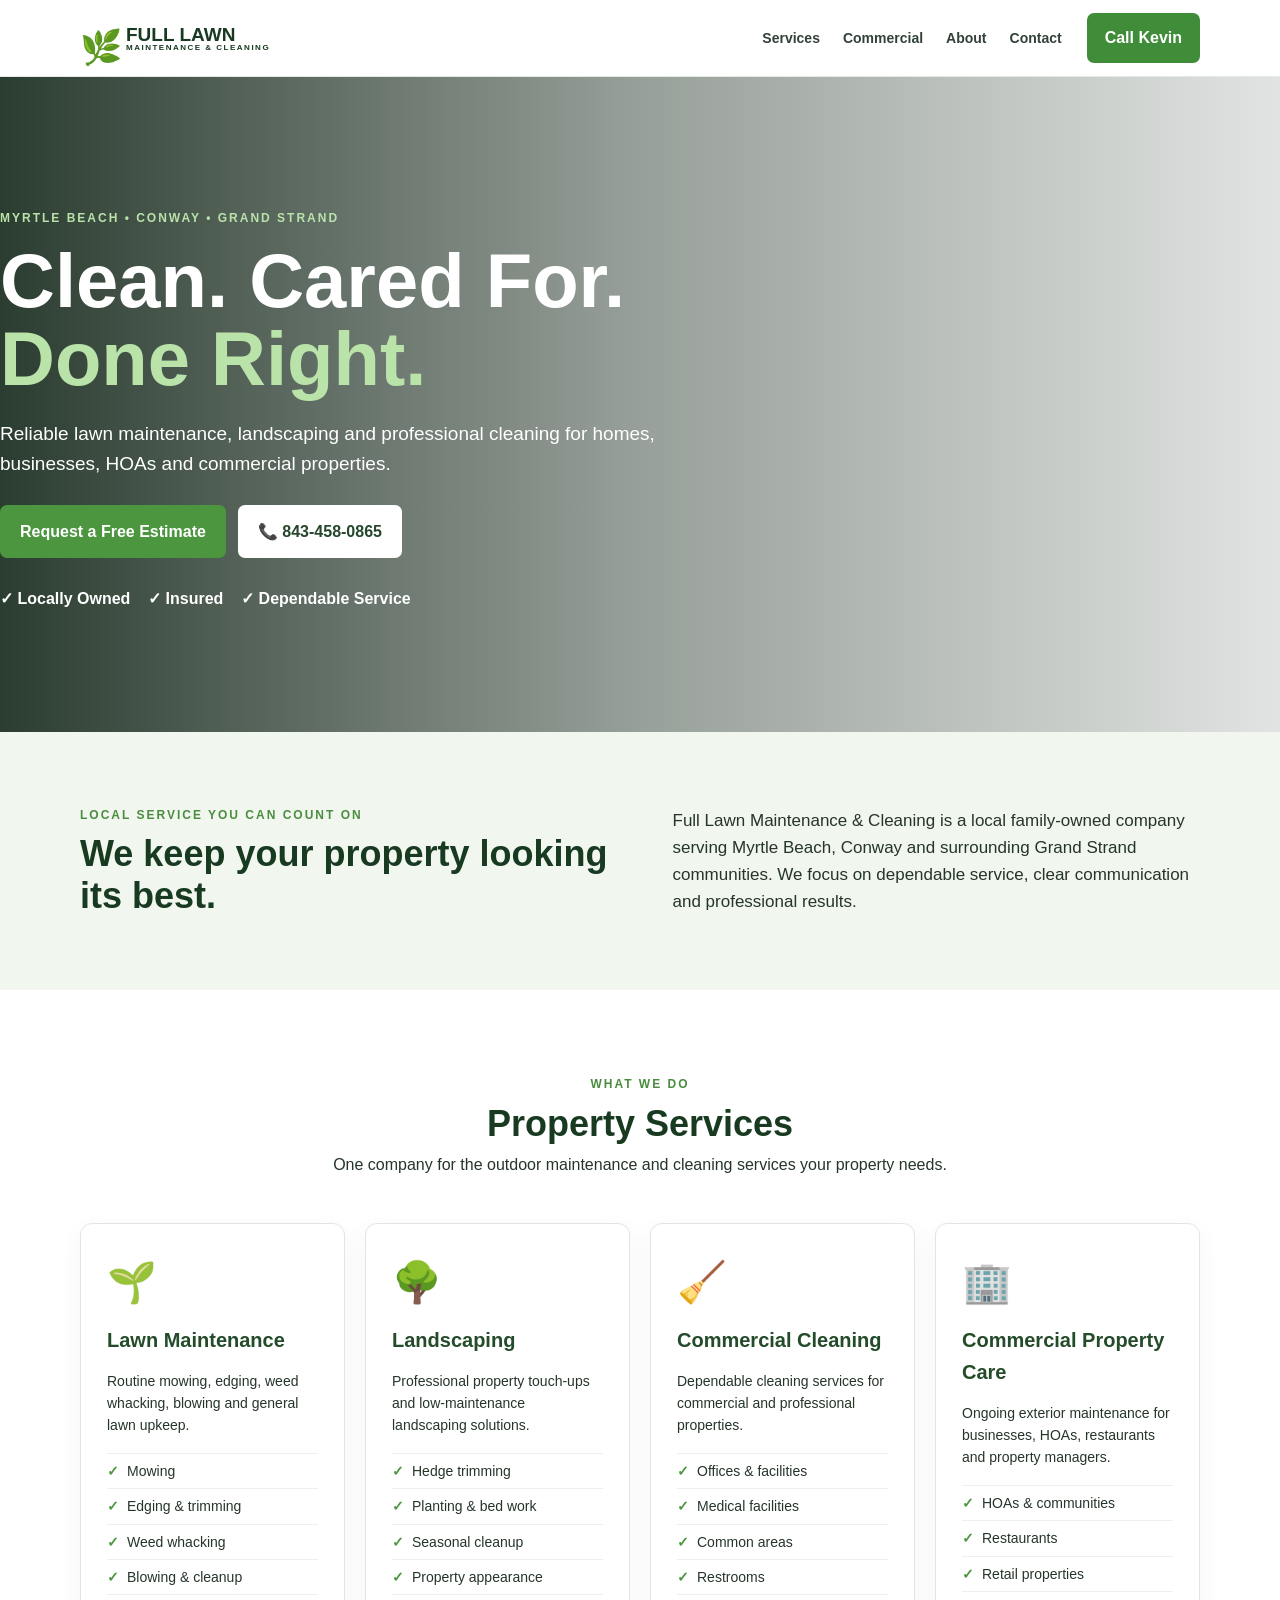
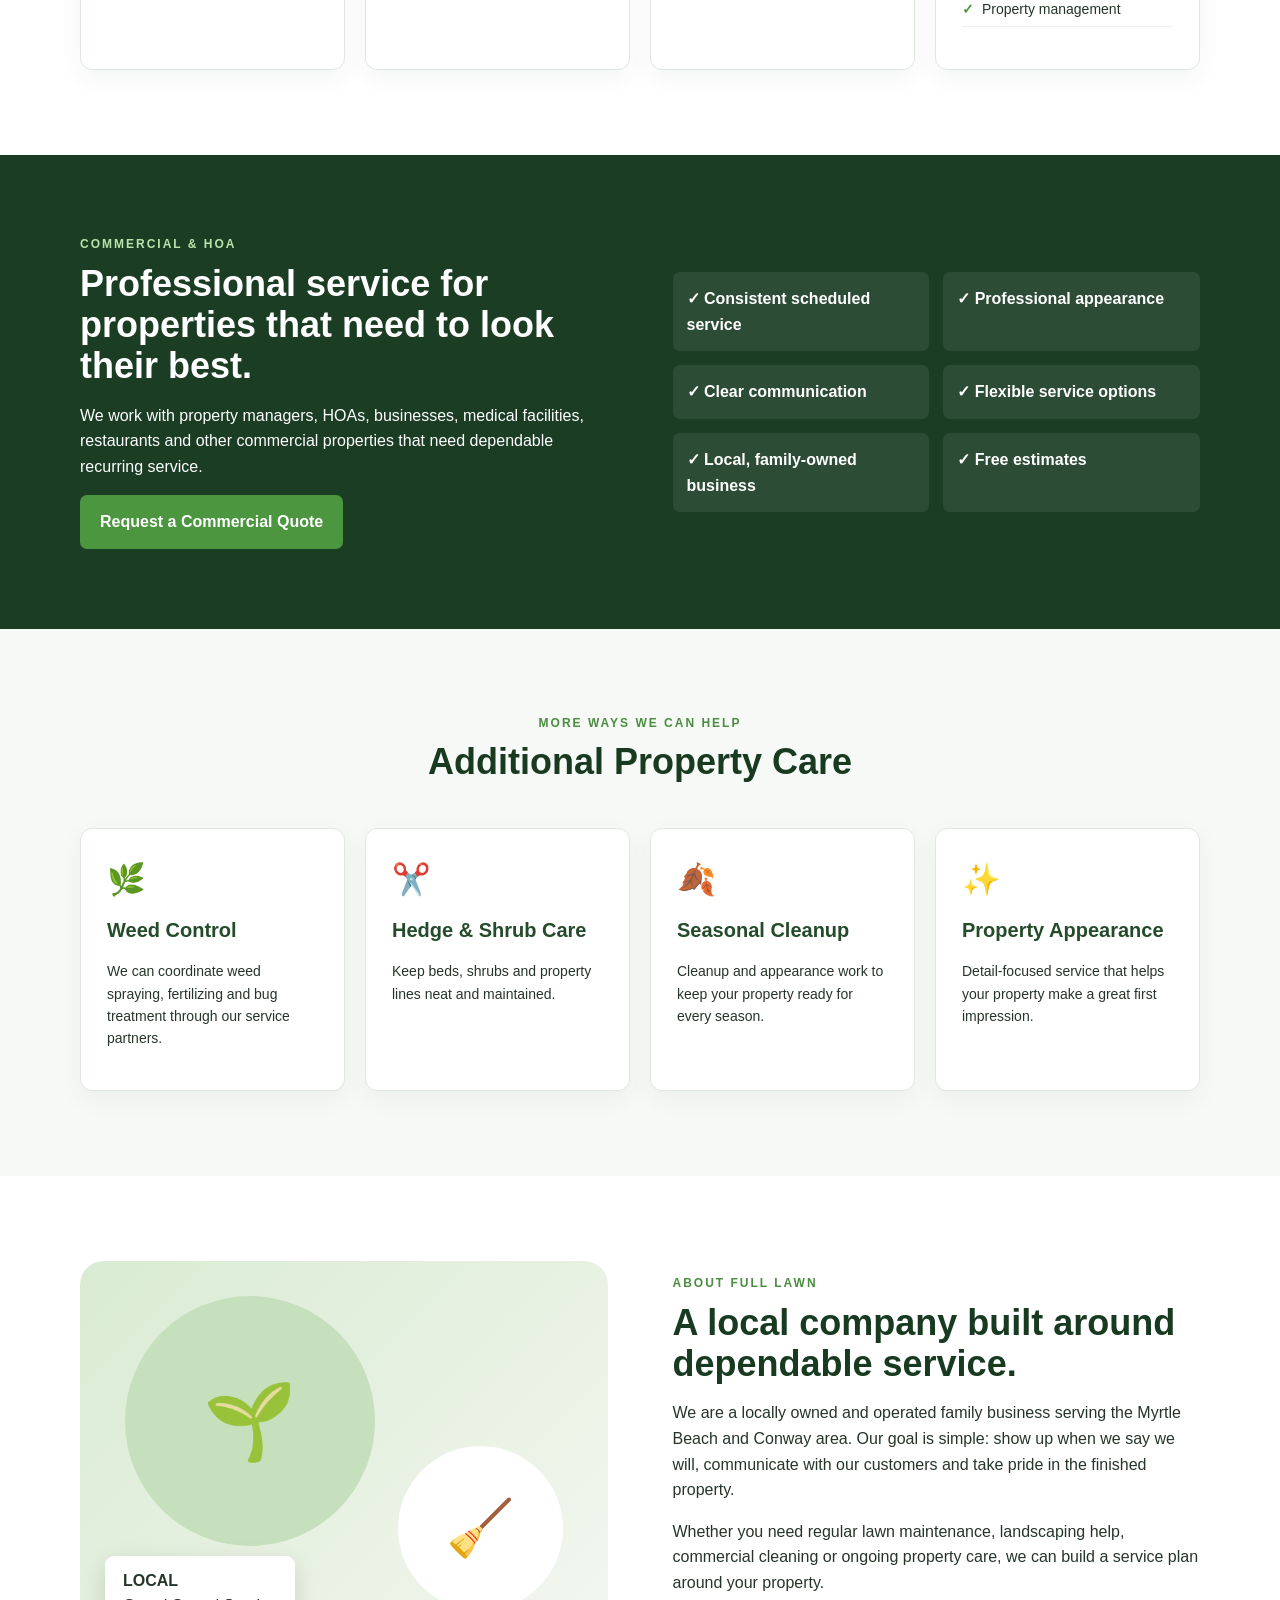
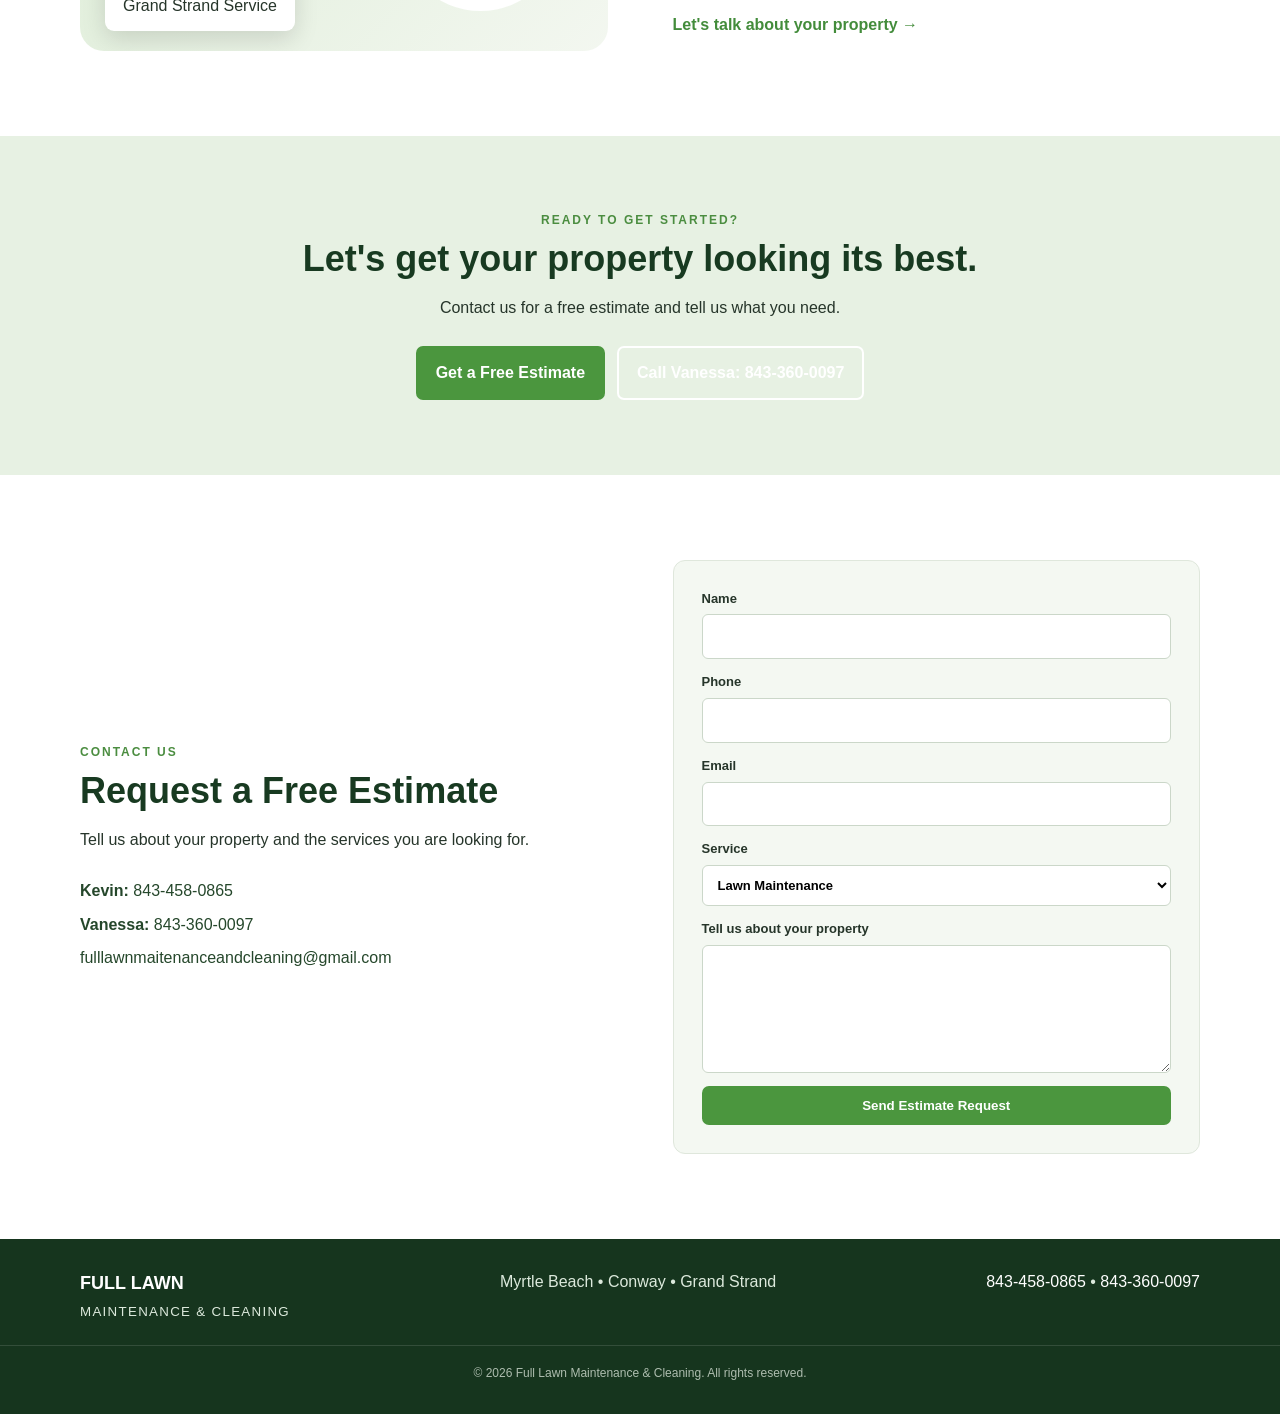
<file: index.html>
<!doctype html><html lang="en"><head><meta charset="utf-8"><meta name="viewport" content="width=device-width,initial-scale=1"><title>Full Lawn Maintenance & Cleaning | Myrtle Beach & Conway</title><meta name="description" content="Full Lawn Maintenance & Cleaning provides lawn care, landscaping, commercial property care and cleaning in Myrtle Beach, Conway and the Grand Strand."><link rel="stylesheet" href="styles.css"></head><body>
<header><div class="nav"><a class="logo" href="#top"><span>🌿</span><b>FULL LAWN</b><small>MAINTENANCE & CLEANING</small></a><nav><a href="#services">Services</a><a href="#commercial">Commercial</a><a href="#about">About</a><a href="#contact">Contact</a></nav><a class="call" href="tel:18434580865">Call Kevin</a></div></header>
<section id="top" class="hero"><div class="shade"></div><div class="hero-inner"><p class="eyebrow">MYRTLE BEACH • CONWAY • GRAND STRAND</p><h1>Clean. Cared For.<br><em>Done Right.</em></h1><p>Reliable lawn maintenance, landscaping and professional cleaning for homes, businesses, HOAs and commercial properties.</p><div class="buttons"><a class="btn green" href="#contact">Request a Free Estimate</a><a class="btn white" href="tel:18434580865">📞 843-458-0865</a></div><div class="trust">✓ Locally Owned &nbsp;&nbsp; ✓ Insured &nbsp;&nbsp; ✓ Dependable Service</div></div></section>
<section class="intro"><div class="wrap two"><div><p class="tag">LOCAL SERVICE YOU CAN COUNT ON</p><h2>We keep your property looking its best.</h2></div><p>Full Lawn Maintenance & Cleaning is a local family-owned company serving Myrtle Beach, Conway and surrounding Grand Strand communities. We focus on dependable service, clear communication and professional results.</p></div></section>
<section id="services" class="section"><div class="wrap"><div class="heading"><p class="tag">WHAT WE DO</p><h2>Property Services</h2><p>One company for the outdoor maintenance and cleaning services your property needs.</p></div><div class="cards"><article><div class="ico">🌱</div><h3>Lawn Maintenance</h3><p>Routine mowing, edging, weed whacking, blowing and general lawn upkeep.</p><ul><li>Mowing</li><li>Edging & trimming</li><li>Weed whacking</li><li>Blowing & cleanup</li></ul></article><article><div class="ico">🌳</div><h3>Landscaping</h3><p>Professional property touch-ups and low-maintenance landscaping solutions.</p><ul><li>Hedge trimming</li><li>Planting & bed work</li><li>Seasonal cleanup</li><li>Property appearance</li></ul></article><article><div class="ico">🧹</div><h3>Commercial Cleaning</h3><p>Dependable cleaning services for commercial and professional properties.</p><ul><li>Offices & facilities</li><li>Medical facilities</li><li>Common areas</li><li>Restrooms</li></ul></article><article><div class="ico">🏢</div><h3>Commercial Property Care</h3><p>Ongoing exterior maintenance for businesses, HOAs, restaurants and property managers.</p><ul><li>HOAs & communities</li><li>Restaurants</li><li>Retail properties</li><li>Property management</li></ul></article></div></div></section>
<section id="commercial" class="dark"><div class="wrap two"><div><p class="tag lighttag">COMMERCIAL & HOA</p><h2>Professional service for properties that need to look their best.</h2><p>We work with property managers, HOAs, businesses, medical facilities, restaurants and other commercial properties that need dependable recurring service.</p><a class="btn green" href="#contact">Request a Commercial Quote</a></div><div class="checks"><div>✓ Consistent scheduled service</div><div>✓ Professional appearance</div><div>✓ Clear communication</div><div>✓ Flexible service options</div><div>✓ Local, family-owned business</div><div>✓ Free estimates</div></div></div></section>
<section class="section pale"><div class="wrap"><div class="heading"><p class="tag">MORE WAYS WE CAN HELP</p><h2>Additional Property Care</h2></div><div class="mini"><div><span>🌿</span><h3>Weed Control</h3><p>We can coordinate weed spraying, fertilizing and bug treatment through our service partners.</p></div><div><span>✂️</span><h3>Hedge & Shrub Care</h3><p>Keep beds, shrubs and property lines neat and maintained.</p></div><div><span>🍂</span><h3>Seasonal Cleanup</h3><p>Cleanup and appearance work to keep your property ready for every season.</p></div><div><span>✨</span><h3>Property Appearance</h3><p>Detail-focused service that helps your property make a great first impression.</p></div></div></div></section>
<section id="about" class="section"><div class="wrap two about"><div class="art"><div class="big">🌱</div><div class="small">🧹</div><div class="badge"><b>LOCAL</b><span>Grand Strand Service</span></div></div><div><p class="tag">ABOUT FULL LAWN</p><h2>A local company built around dependable service.</h2><p>We are a locally owned and operated family business serving the Myrtle Beach and Conway area. Our goal is simple: show up when we say we will, communicate with our customers and take pride in the finished property.</p><p>Whether you need regular lawn maintenance, landscaping help, commercial cleaning or ongoing property care, we can build a service plan around your property.</p><a class="link" href="#contact">Let's talk about your property →</a></div></div></section>
<section class="cta"><div class="wrap"><p class="tag">READY TO GET STARTED?</p><h2>Let's get your property looking its best.</h2><p>Contact us for a free estimate and tell us what you need.</p><div class="buttons"><a class="btn green" href="#contact">Get a Free Estimate</a><a class="btn outline" href="tel:18433600097">Call Vanessa: 843-360-0097</a></div></div></section>
<section id="contact" class="section"><div class="wrap two contact"><div><p class="tag">CONTACT US</p><h2>Request a Free Estimate</h2><p>Tell us about your property and the services you are looking for.</p><div class="info"><a href="tel:18434580865"><b>Kevin:</b> 843-458-0865</a><a href="tel:18433600097"><b>Vanessa:</b> 843-360-0097</a><a href="mailto:fulllawnmaitenanceandcleaning@gmail.com">fulllawnmaitenanceandcleaning@gmail.com</a></div></div><form action="mailto:fulllawnmaitenanceandcleaning@gmail.com" method="post" enctype="text/plain"><label>Name<input name="Name" required></label><label>Phone<input name="Phone" type="tel" required></label><label>Email<input name="Email" type="email"></label><label>Service<select name="Service"><option>Lawn Maintenance</option><option>Landscaping</option><option>Commercial Cleaning</option><option>Commercial Property Care</option><option>HOA / Community Service</option><option>Other</option></select></label><label>Tell us about your property<textarea name="Message" rows="5"></textarea></label><button class="btn green full">Send Estimate Request</button></form></div></section>
<footer><div class="wrap foot"><div><b>FULL LAWN</b><small>MAINTENANCE & CLEANING</small></div><div>Myrtle Beach • Conway • Grand Strand</div><div><a href="tel:18434580865">843-458-0865</a> • <a href="tel:18433600097">843-360-0097</a></div></div><div class="copy">© 2026 Full Lawn Maintenance & Cleaning. All rights reserved.</div></footer></body></html>
</file>
<file: styles.css>
*{box-sizing:border-box}html{scroll-behavior:smooth}body{margin:0;font-family:Arial,Helvetica,sans-serif;color:#26352a;line-height:1.6}a{text-decoration:none}.wrap{width:min(1120px,92%);margin:auto}header{position:sticky;top:0;z-index:10;background:#fff;border-bottom:1px solid #e4e9e3}.nav{height:76px;width:min(1120px,92%);margin:auto;display:flex;align-items:center;gap:25px}.logo{color:#173a21;display:grid;grid-template-columns:40px 1fr;grid-template-rows:22px 15px;column-gap:6px}.logo span{grid-row:1/3;font-size:34px}.logo b{font-size:19px}.logo small{font-size:8px;letter-spacing:1.5px;font-weight:bold}.nav nav{margin-left:auto;display:flex;gap:23px}.nav nav a{color:#334238;font-weight:bold;font-size:14px}.call,.btn{border-radius:7px;font-weight:bold;padding:12px 18px}.call{background:#3f8d38;color:#fff}.hero{min-height:650px;position:relative;background:url('https://images.unsplash.com/photo-1558904541-efa843a96f01?auto=format&fit=crop&w=1800&q=85') center/cover}.shade{position:absolute;inset:0;background:linear-gradient(90deg,rgba(8,28,14,.86),rgba(8,28,14,.42),rgba(8,28,14,.12))}.hero-inner{position:relative;color:#fff;padding:120px 0;max-width:760px}.eyebrow,.tag{font-size:12px;font-weight:800;letter-spacing:2px;text-transform:uppercase}.eyebrow{color:#b9e3a9}.hero h1{font-size:clamp(45px,7vw,76px);line-height:1.03;margin:14px 0 20px}.hero em{font-style:normal;color:#b9e3a9}.hero-inner>p:not(.eyebrow){font-size:19px;max-width:670px}.buttons{display:flex;gap:12px;flex-wrap:wrap;margin-top:25px}.btn{display:inline-block;border:2px solid transparent}.green{background:#4b963e;color:#fff}.white{background:#fff;color:#25472b}.outline{border-color:#fff;color:#fff}.trust{margin-top:28px;font-weight:bold}.intro{background:#f1f6ef;padding:58px 0}.two{display:grid;grid-template-columns:1fr 1fr;gap:65px;align-items:center}.tag{color:#4b8d40;margin:0 0 8px}.lighttag{color:#b9e3a9}.two h2,.heading h2,.dark h2,.cta h2{font-size:36px;line-height:1.15;margin:0;color:#183a21}.intro p:last-child{font-size:17px}.section{padding:85px 0}.heading{text-align:center;max-width:700px;margin:0 auto 45px}.heading>p:last-child{margin-top:8px}.cards{display:grid;grid-template-columns:repeat(4,1fr);gap:20px}.cards article,.mini>div{border:1px solid #e0e7de;border-radius:12px;padding:26px;background:#fff;box-shadow:0 8px 25px rgba(25,55,30,.05)}.ico{font-size:40px}.cards h3,.mini h3{font-size:20px;margin:10px 0 5px;color:#244b2a}.cards p,.cards li,.mini p{font-size:14px}.cards ul{padding:0;list-style:none;border-top:1px solid #edf0eb}.cards li{padding:6px 0;border-bottom:1px solid #edf0eb}.cards li:before{content:'✓';color:#4b963e;font-weight:bold;margin-right:8px}.dark{background:#1b3d24;color:#fff;padding:80px 0}.dark h2{color:#fff}.dark p{max-width:650px}.checks{display:grid;grid-template-columns:1fr 1fr;gap:14px}.checks div{background:rgba(255,255,255,.08);padding:14px;border-radius:7px;font-weight:bold}.pale{background:#f7f9f6}.mini{display:grid;grid-template-columns:repeat(4,1fr);gap:20px}.mini span{font-size:31px}.art{height:390px;border-radius:24px;background:linear-gradient(135deg,#d9ebd2,#f3f7f0);position:relative;overflow:hidden}.big,.small{position:absolute;border-radius:50%;display:grid;place-items:center}.big{width:250px;height:250px;background:#c6e0bd;left:45px;top:35px;font-size:75px}.small{width:165px;height:165px;background:#fff;right:45px;bottom:40px;font-size:55px}.badge{position:absolute;left:25px;bottom:20px;background:#fff;border-radius:9px;padding:12px 18px;box-shadow:0 8px 25px #0002}.badge b,.badge span{display:block}.link{color:#438c3b;font-weight:bold}.cta{background:#e7f1e3;text-align:center;padding:75px 0}.cta .buttons{justify-content:center}.contact .info{display:grid;gap:8px;margin-top:25px}.info a{color:#25472b}form{background:#f4f8f2;border:1px solid #dfe7dc;border-radius:12px;padding:28px}label{display:block;font-weight:bold;font-size:13px;margin-bottom:13px}input,select,textarea{display:block;width:100%;margin-top:5px;border:1px solid #cbd7c9;border-radius:6px;padding:11px;font:inherit;background:#fff}.full{width:100%;border:0}footer{background:#16351e;color:#dce9dc;padding:30px 0}.foot{display:flex;justify-content:space-between;gap:20px;flex-wrap:wrap}.foot b{display:block;color:#fff;font-size:18px}.foot small{letter-spacing:1.3px}.foot a{color:#fff}.copy{text-align:center;border-top:1px solid #ffffff20;margin-top:22px;padding-top:18px;font-size:12px;color:#aebdaf}@media(max-width:900px){.nav nav{display:none}.cards,.mini{grid-template-columns:1fr 1fr}.two{grid-template-columns:1fr;gap:35px}.hero-inner{padding:100px 0}.art{height:320px}}@media(max-width:600px){.call{display:none}.cards,.mini,.checks{grid-template-columns:1fr}.hero{min-height:590px}.hero-inner{padding:85px 0}.hero h1{font-size:45px}.hero-inner>p:not(.eyebrow){font-size:16px}.buttons .btn{width:100%;text-align:center}.two h2,.heading h2,.dark h2,.cta h2{font-size:29px}.section{padding:60px 0}.intro{padding:45px 0}.trust{font-size:13px}.big{width:190px;height:190px;font-size:55px}.small{width:130px;height:130px;font-size:45px}}
</file>
